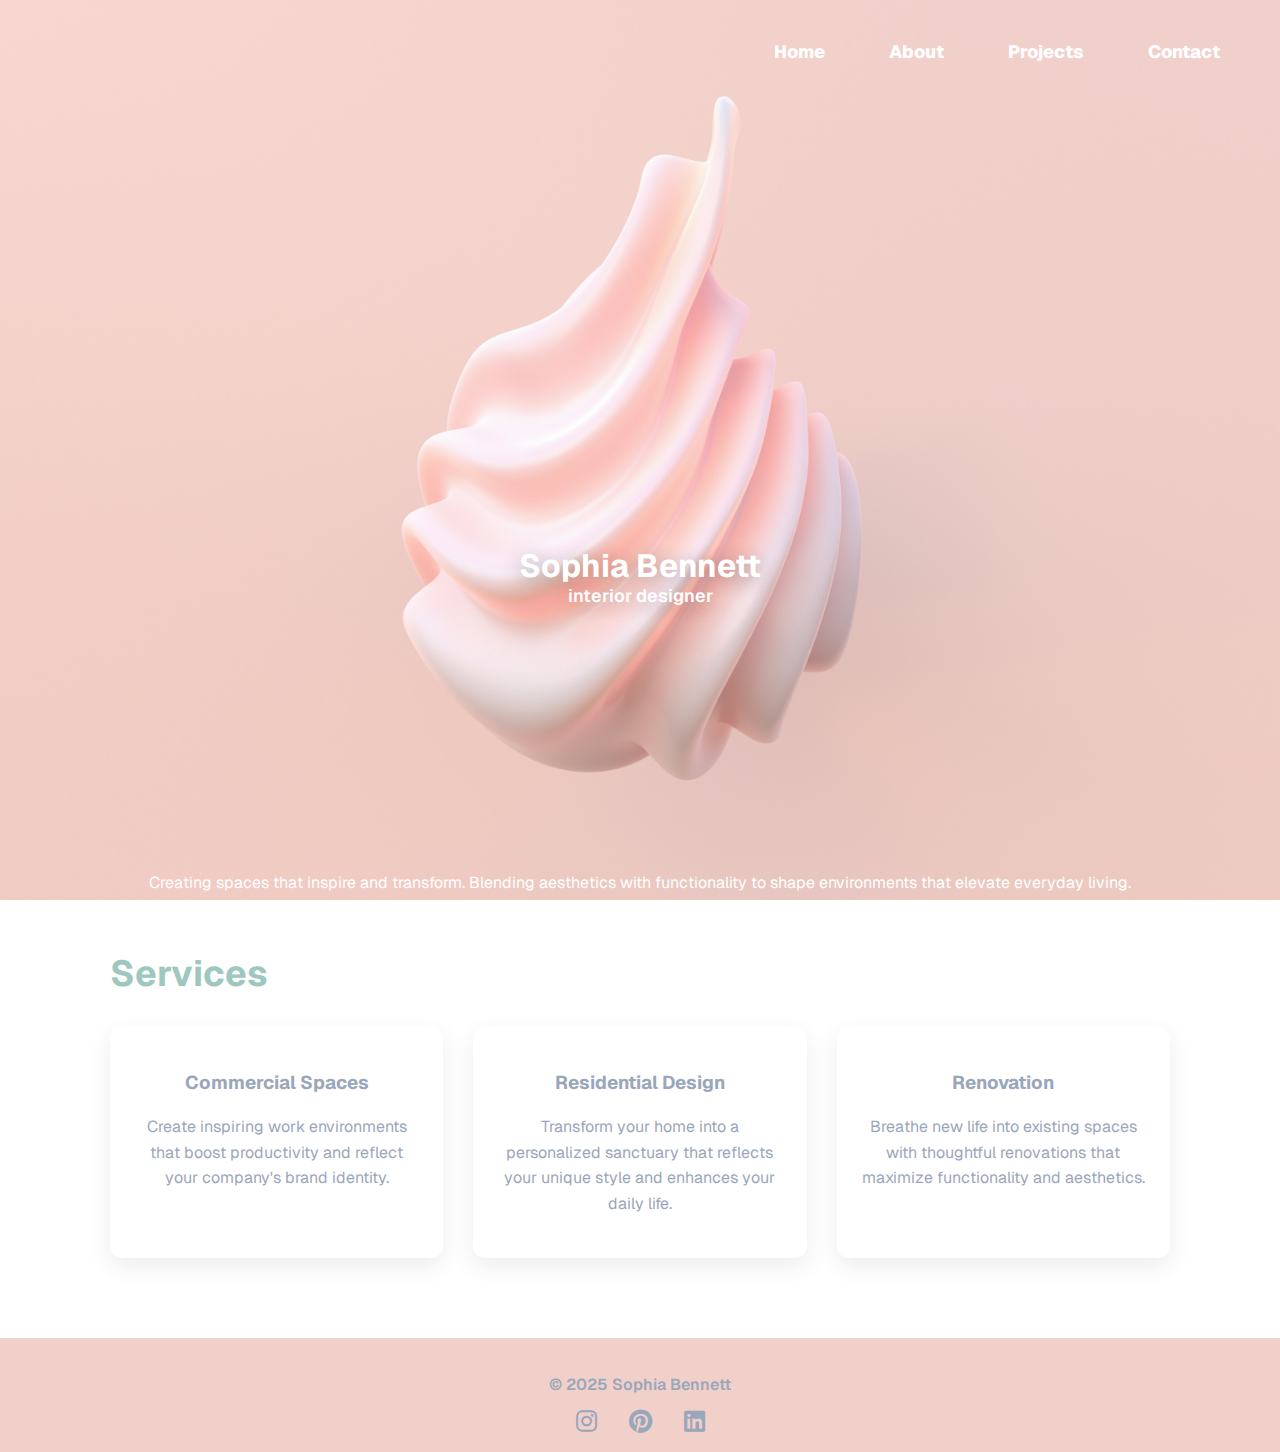
<file: index.html>
<!DOCTYPE html>
<html lang="en">
<head>
    <meta charset="UTF-8">
    <meta name="viewport" content="width=device-width, initial-scale=1.0">
    <link rel="stylesheet" href="style.css">
    <link rel="preconnect" href="https://fonts.googleapis.com">
    <link rel="preconnect" href="https://fonts.gstatic.com" crossorigin>
    <link href="https://fonts.googleapis.com/css2?family=Geist:wght@100..900&display=swap" rel="stylesheet">
    <link rel="stylesheet" href="https://cdnjs.cloudflare.com/ajax/libs/font-awesome/6.0.0-beta3/css/all.min.css">
    <title>My Project</title>
</head>
<body>
    <div class="hero">
        <div class="hero-content">
            <nav class="navbar">
                <a href="index.html">Home</a>
                <a href="about.html">About</a>
                <a href="projects.html">Projects</a>
                <a href="contact.html">Contact</a>
            </nav>
    
        <h1>Sophia Bennett</h1>
        <p class="hero-p1">interior designer</p>
        <p class="hero-p2">Creating spaces that inspire and transform. Blending aesthetics with functionality to shape environments that elevate everyday living. </p>
        </div>
    </div>

    <main class="services">
        <h2>Services</h2>
        <section class="grid-box">
            <div class="box">
                <h3>Commercial Spaces</h3>
                <p>Create inspiring work environments that boost productivity and reflect your company's brand identity.</p>
            </div>
            <div class="box">
                <h3>Residential Design</h3>
                <p>Transform your home into a personalized sanctuary that reflects your unique style and enhances your daily life.</p>
            </div>
            <div class="box">
                <h3>Renovation</h3>
                <p>Breathe new life into existing spaces with thoughtful renovations that maximize functionality and aesthetics.</p>
            </div>
        </section>
    </main>

    <footer>
        <p>© 2025 Sophia Bennett</p>
        <ul>
            <li><a href="https://www.instagram.com/" target="_blank"><i class="fa-brands fa-instagram fa-xl"></i></a></li>
            <li><a href="https://www.pinterest.com/" target="_blank"><i class="fa-brands fa-pinterest fa-xl"></i></a></li>
            <li><a href="https://www.linkedin.com/" target="_blank"><i class="fa-brands fa-linkedin fa-xl"></i></a></li>
        </ul>
    </footer>
</body>
</html>
</file>
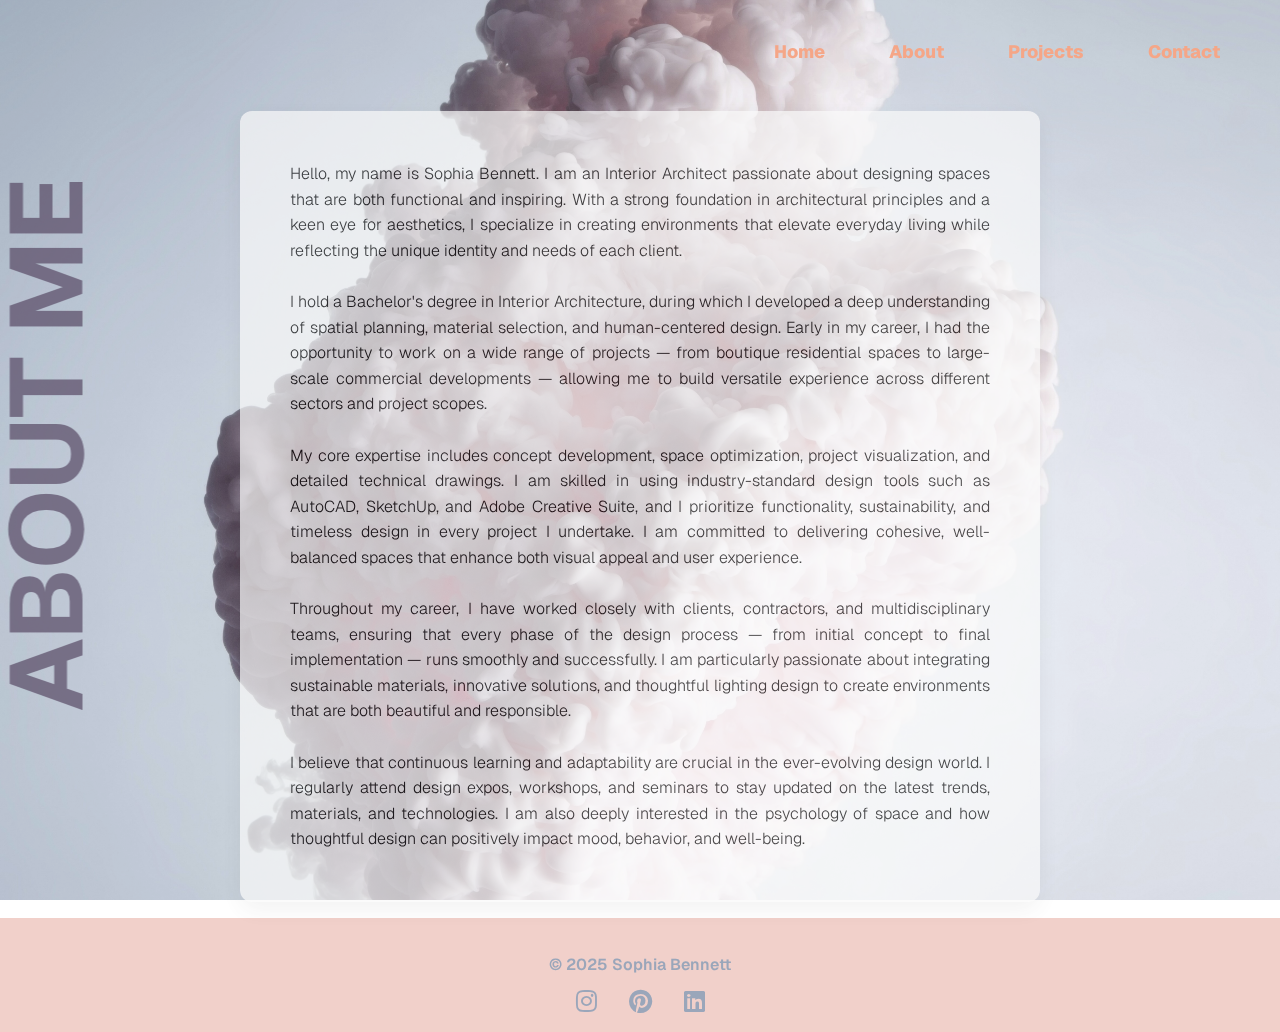
<file: about.html>
<!DOCTYPE html>
<html lang="en">
<head>
    <meta charset="UTF-8">
    <meta name="viewport" content="width=device-width, initial-scale=1.0">
    <link rel="stylesheet" href="style.css">
    <link rel="preconnect" href="https://fonts.googleapis.com">
    <link rel="preconnect" href="https://fonts.gstatic.com" crossorigin>
    <link href="https://fonts.googleapis.com/css2?family=Geist:wght@100..900&display=swap" rel="stylesheet">
    <link rel="stylesheet" href="https://cdnjs.cloudflare.com/ajax/libs/font-awesome/6.0.0-beta3/css/all.min.css">
    <title>About Me</title>
</head>
<body>
    <header>
        <nav class="navbar nav-about">
            <a href="index.html">Home</a>
            <a href="about.html">About</a>
            <a href="projects.html">Projects</a>
            <a href="contact.html">Contact</a>
        </nav>
    </header>
    
    <main>
        <img class="bg-img" src="img/aboutbg.jpg" alt="background">

        <h1 class="about-title">ABOUT ME</h1>
        <section class="about-box">
            <p class="about-text">
            Hello, my name is Sophia Bennett. I am an Interior Architect passionate about designing spaces that are both functional and inspiring. With a strong foundation in architectural principles and a keen eye for aesthetics, I specialize in creating environments that elevate everyday living while reflecting the unique identity and needs of each client.
            <br>
            <br>
            I hold a Bachelor's degree in Interior Architecture, during which I developed a deep understanding of spatial planning, material selection, and human-centered design. Early in my career, I had the opportunity to work on a wide range of projects — from boutique residential spaces to large-scale commercial developments — allowing me to build versatile experience across different sectors and project scopes.
            <br>
            <br>
            My core expertise includes concept development, space optimization, project visualization, and detailed technical drawings. I am skilled in using industry-standard design tools such as AutoCAD, SketchUp, and Adobe Creative Suite, and I prioritize functionality, sustainability, and timeless design in every project I undertake. I am committed to delivering cohesive, well-balanced spaces that enhance both visual appeal and user experience.
            <br>
            <br>
            Throughout my career, I have worked closely with clients, contractors, and multidisciplinary teams, ensuring that every phase of the design process — from initial concept to final implementation — runs smoothly and successfully. I am particularly passionate about integrating sustainable materials, innovative solutions, and thoughtful lighting design to create environments that are both beautiful and responsible.
            <br>
            <br>
            I believe that continuous learning and adaptability are crucial in the ever-evolving design world. I regularly attend design expos, workshops, and seminars to stay updated on the latest trends, materials, and technologies. I am also deeply interested in the psychology of space and how thoughtful design can positively impact mood, behavior, and well-being.
            </p>
        </section>
    </main>

    <footer>
        <p>© 2025 Sophia Bennett</p>
        <ul>
            <li><a href="https://www.instagram.com/" target="_blank"><i class="fa-brands fa-instagram fa-xl"></i></a></li>
            <li><a href="https://www.pinterest.com/" target="_blank"><i class="fa-brands fa-pinterest fa-xl"></i></a></li>
            <li><a href="https://www.linkedin.com/" target="_blank"><i class="fa-brands fa-linkedin fa-xl"></i></a></li>
        </ul>
    </footer>
</body>
</html>
</file>
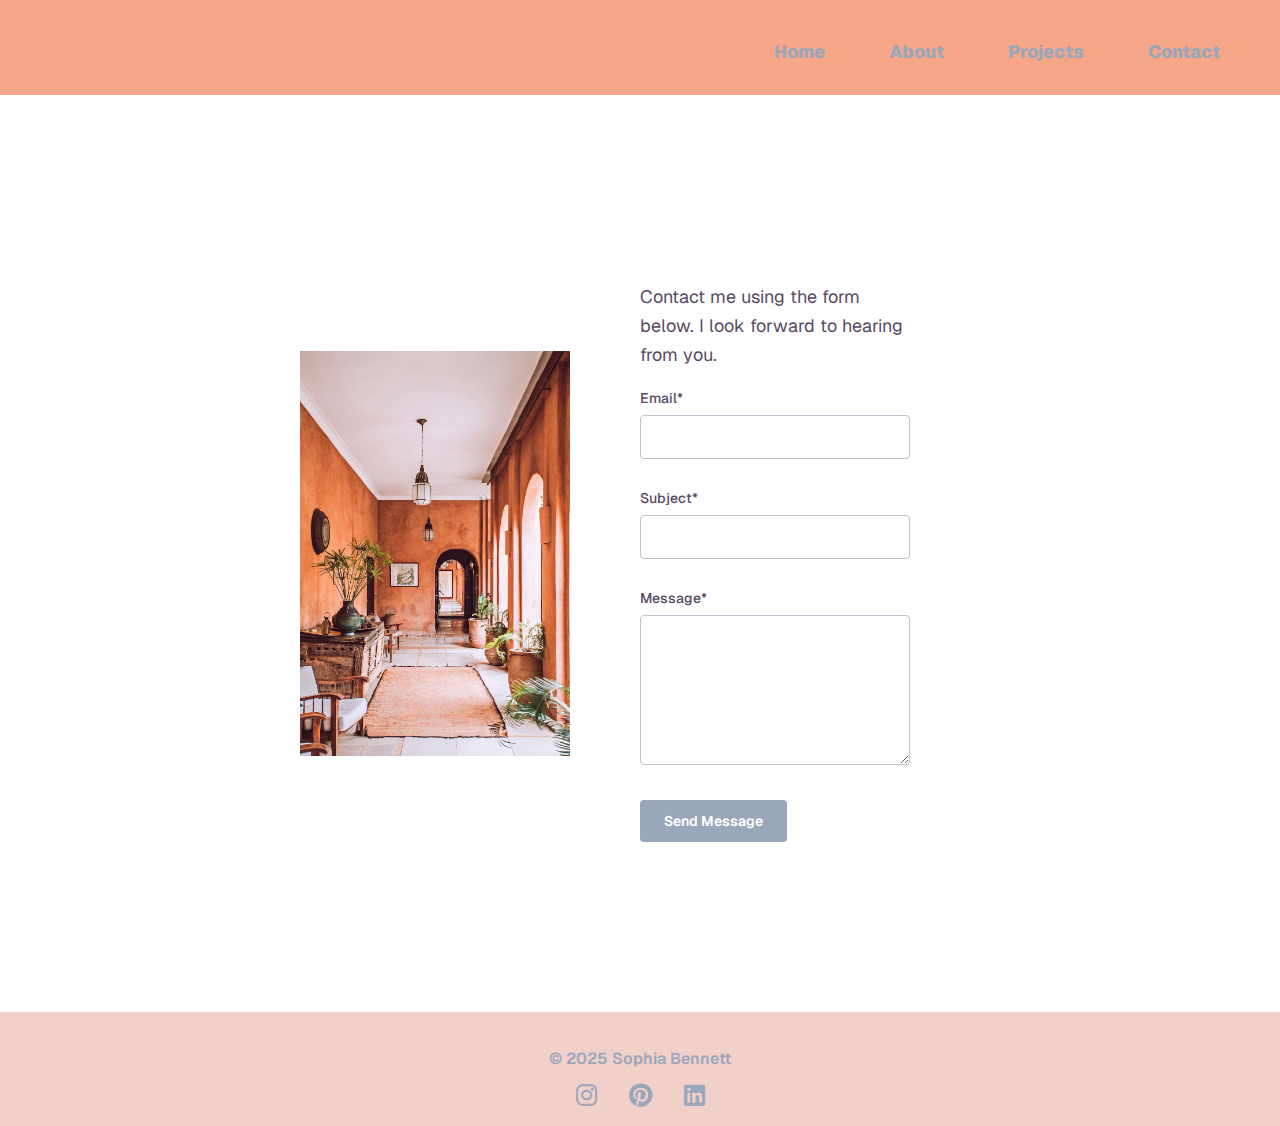
<file: contact.html>
<!DOCTYPE html>
<html lang="en">
<head>
    <meta charset="UTF-8">
    <meta name="viewport" content="width=device-width, initial-scale=1.0">
    <link rel="stylesheet" href="style.css">
    <link rel="preconnect" href="https://fonts.googleapis.com">
    <link rel="preconnect" href="https://fonts.gstatic.com" crossorigin>
    <link href="https://fonts.googleapis.com/css2?family=Geist:wght@100..900&display=swap" rel="stylesheet">
    <link rel="stylesheet" href="https://cdnjs.cloudflare.com/ajax/libs/font-awesome/6.0.0-beta3/css/all.min.css">
    <title>Contact</title>
</head>
<body>
    <header>
        <nav class="navbar contact-navbar">
            <a href="index.html">Home</a>
            <a href="about.html">About</a>
            <a href="projects.html">Projects</a>
            <a href="contact.html">Contact</a>
        </nav>
    </header>
    
    <div class="container">        
        <div class="contact-container">
            <div class="contact-image">
                <img src="./img/1.jpg" alt="Contact Image">
            </div>
            <div class="contact-form">
                <p class="contact-intro">Contact me using the form below. I look forward to hearing from you.</p>
                <form action="mailto:sophia@example.com" method="post" enctype="text/plain">
                    <div class="form-group">
                        <label for="email">Email*</label>
                        <input type="email" id="email" name="email" required>
                    </div>
                        
                    <div class="form-group">
                        <label for="subject">Subject*</label>
                        <input type="text" id="subject" name="subject" required>
                    </div>
                        
                    <div class="form-group">
                        <label for="message">Message*</label>
                        <textarea id="message" name="message" required></textarea>
                    </div>
                        
                    <input type="submit" value="Send Message">
                </form>
            </div>
        </div>
    </div>

    <footer>
        <p>© 2025 Sophia Bennett</p>
        <ul>
            <li><a href="https://www.instagram.com/" target="_blank"><i class="fa-brands fa-instagram fa-xl"></i></a></li>
            <li><a href="https://www.pinterest.com/" target="_blank"><i class="fa-brands fa-pinterest fa-xl"></i></a></li>
            <li><a href="https://www.linkedin.com/" target="_blank"><i class="fa-brands fa-linkedin fa-xl"></i></a></li>
        </ul>
    </footer>
</body>
</html>
</file>
<file: style.css>
* {
  box-sizing: border-box;
}

body {
    font-family: "Geist", sans-serif;
    margin: 0;
    background-color: #f0f2f5;
}

/* ----------HOME----------*/

/* Nav */

.navbar{
    padding-top: 40px;
    text-align: end;
    padding-right: 30px;
    padding-bottom: 2rem;

}

nav a {
    margin: 0 30px;
    color: white;
    text-decoration: none;
    font-weight: 800;
    font-size: 1.125rem;
    transition: color 0.3s;
}

nav a:hover {
    color: #FFEBD4;
}

/* Hero */

.hero {
    background-image: url("img/hero.jpg");
    background-size: cover;
    background-position: center;
    height: 100vh;
    position: relative;
    color: white;
}

.hero-content{
    text-align: center;
    margin-bottom: 0; 
}

.hero-content h1 {
    margin-top: 50vh; 
    margin-bottom: 0.3rem;
    text-shadow: 0 4px 20px rgba(0, 0, 0, 0.3); 
}

.hero-content p {
    margin-top: 0;

}

.hero-p1{
    font-size: 1.125rem;
    margin-bottom: 17rem;
    font-weight: 600;
    line-height: 0.5;
    text-shadow: 0 4px 20px rgba(0, 0, 0, 0.3); 


}

.hero-p2{
    font-size: 1rem;
}  


/* Services */

.services {
    padding: 20px;
    max-width: 1100px;
    margin: auto;
  }

.services h2{
    color: #9EC7BD;
    text-align:left;
    font-size: 36px;
}

.grid-box {
    display: grid;
    grid-template-columns: repeat(auto-fit, minmax(280px, 1fr));
    gap: 30px;
    margin-bottom: 60px;
    color: #9AA6BA;
  }
  
  .grid-box .box {
    background: white;
    padding: 25px;
    border-radius: 12px;
    text-align: center;
    box-shadow: 0 8px 24px rgba(0,0,0,0.08);
    transition: transform 0.3s;
  }

  .grid-box .box:hover {
    transform: translateY(-5px);
  }
  
  .grid-box p{ 
    line-height: 1.6;
  } 
  

/* Footer */

footer {
    text-align: center;
    padding: 20px;
    background: #F1D0CA;
    color: #9AA6BA;
    font-weight: 600;
  }

footer ul {
    list-style-type: none;
    margin: 0;
    padding: 0;
    display: flex;
    align-items: center;
    justify-content: center; 
} 

footer li a{
    text-decoration: none; 
    color: #9AA6BA;
    padding: 1rem;

}

footer li a:hover{
    color:#9EC7BD;
}

/* ----------ABOUT----------*/

.nav-about a{
    color: #F5A687;
}

.nav-about a:hover{
   color:#9AA6BA;
}

.bg-img {
    position: fixed; 
    top: 0;
    width: 100%;
    height: 100%; 
    object-fit: cover;
    opacity: 0.9;
    z-index: -1; 
}

.about-title{
    position: fixed;
    top: 50%;
    left: -18rem;
    transform: translateY(-50%) rotate(270deg);
    transform-origin: top center;
    font-size: 8vw;
    color: #574964;
    opacity: 0.7;
    padding-bottom: 1rem;
   
}

.about-box{
    background:#FAFAFA;
    margin: 0 auto;
    width: 50rem;
    border-radius: 12px;
    box-shadow: 0 8px 24px rgba(0,0,0,0.08);
    opacity: 0.7;
}

.about-text{
    padding: 50px;
    font-weight: 300;
    text-align: justify;
    line-height:1.6;
}

/* ----------PROJECTS----------*/

.projects-nav{
    background-color: #9AA6BA;
}

.projects-nav a{
    color: #f5a687;
}
.projects-nav a:hover{
    color: #9EC7BD;
}

.gallery-container {
    max-width: 1200px;
    width: 100%;
    margin: 0 auto;
}

.gallery-title {
    color: #9AA6BA;
    text-align: center;
    font-size: 36px;
}

.gallery-grid {
    display: grid;
    grid-template-columns: repeat(3, 1fr);
    gap: 20px;
    padding: 20px;
}

.gallery-column {
    display: flex;
    flex-direction: column;
    gap: 20px;
}

.gallery-column:nth-child(1) {
    margin-top: 40px;
}

.gallery-column:nth-child(2) {
    margin-top: 20px;
}

.gallery-column:nth-child(3) {
    margin-top: 60px;
}

.gallery-item {
    position: relative;
    overflow: hidden;
    border-radius: 0;
    box-shadow: none;
    transition: transform 0.3s ease;
}
.overlay {
    position: absolute;
    top: 0;
    bottom: 0;
    left: 0;
    right: 0;
    height: 100%;
    width: 100%;
    opacity: 0;
    transition: .5s ease;
    background-color: #008CBA;
  }

.o1{
    background-color: #FFEBD4;
}
.o2{
    background-color: #9EC7BD;

}
.o3{
    background-color: #C9BBCF;
} 
.o4{
    background-color: #F1D0CA;
} 
.o5{
    background-color: #C9BBCF;

} 
.o6{
    background-color: #9AA6BA;

} 
.o7{
    background-color: #9EC7BD;
} 
.o8{
    background-color:#9EC7BD;
} 
.o9{
    background-color: #F5A687;
} 
.o10{
    background-color: #F1D0CA;
} 
.o11{
    background-color: #f5a687;
}  
.o12{
    background-color: #9AA6BA;
} 
.o13{
    background-color: #FFEBD4;

}

.gallery-item:hover .overlay {
    opacity: 1;
  }

.overlay-text{
    color: white;
    font-size: 1.25rem; 
    position: absolute; 
    top: 50%;
    left: 50%;
    -webkit-transform: translate(-50%, -50%);
    -ms-transform: translate(-50%, -50%);
    transform: translate(-50%, -50%); 
}

.gallery-item:hover {
    transform: scale(1.02);
}

.gallery-item img {
    width: 100%;
    height: 500px;
    object-fit: cover;
    display: block;
    transition: transform 0.3s ease;
}

.gallery-item:hover img {
    transform: scale(1.05);
}

@media (max-width: 1024px) {
    .gallery-grid {
        grid-template-columns: repeat(2, 1fr);
    }
    
    .gallery-column:nth-child(3) {
        margin-top: 20px;
    }

    .gallery-item img {
        height: 450px;
    }
}

@media (max-width: 768px) {
    .gallery-grid {
        grid-template-columns: 1fr;
    }
    
    .gallery-column:nth-child(1),
    .gallery-column:nth-child(2),
    .gallery-column:nth-child(3) {
        margin-top: 0;
    }
    
    .gallery-item img {
        height: 400px;
    }
}
/* ----------CONTACT----------*/

body {
    background-color: #ffffff;
}

.contact-navbar{
    background-color: #F5A687;

}

.contact-navbar a{
    color: #9AA6BA;
    
}

.contact-container {
    display: flex;
    align-items: center;
    margin: 100px 300px;

}

.contact-image {
    flex: 1;
    padding: 0;
}

.contact-image img {
    width: 100%;
    height: 100%;
    object-fit: cover;
    display: block;
}

.contact-form {
    flex: 1;
    padding: 70px;
}

.contact-intro {
    color: #574964;
    font-size: 18px;
    margin-bottom: 20px;
    line-height: 1.6;
}


.form-group {
    margin-bottom: 30px;
}

.contact-form label {
    display: block;
    color: #574964;
    font-weight: 500;
    margin-bottom: 8px;
    font-size: 14px;
}

.contact-form input,
.contact-form textarea {
    width: 100%;
    padding: 12px;
    border: 1px solid #C9BBCF;
    border-radius: 4px;
    background: #FFFFFF;
    font-family: "Geist", sans-serif;
    font-size: 14px;
    color: #574964;
}

.contact-form textarea {
    height: 150px;
    resize: vertical;
}

.contact-form input[type="submit"] {
    background-color:#9AA6BA;
    color: white;
    border: none;
    padding: 12px 24px;
    cursor: pointer;
    font-weight: 600;
    transition: background-color 0.3s;
    width: auto;
}

.contact-form input[type="submit"]:hover {
    background-color: #f5a687;
}

@media (max-width: 1200px) {
    .contact-container {
        margin: 100px 100px;
    }
}

@media (max-width: 768px) {
    .contact-container {
        flex-direction: column;
        margin: 50px 20px;
    }

    .contact-image,
    .contact-form {
        padding: 30px;
    }
}
</file>
